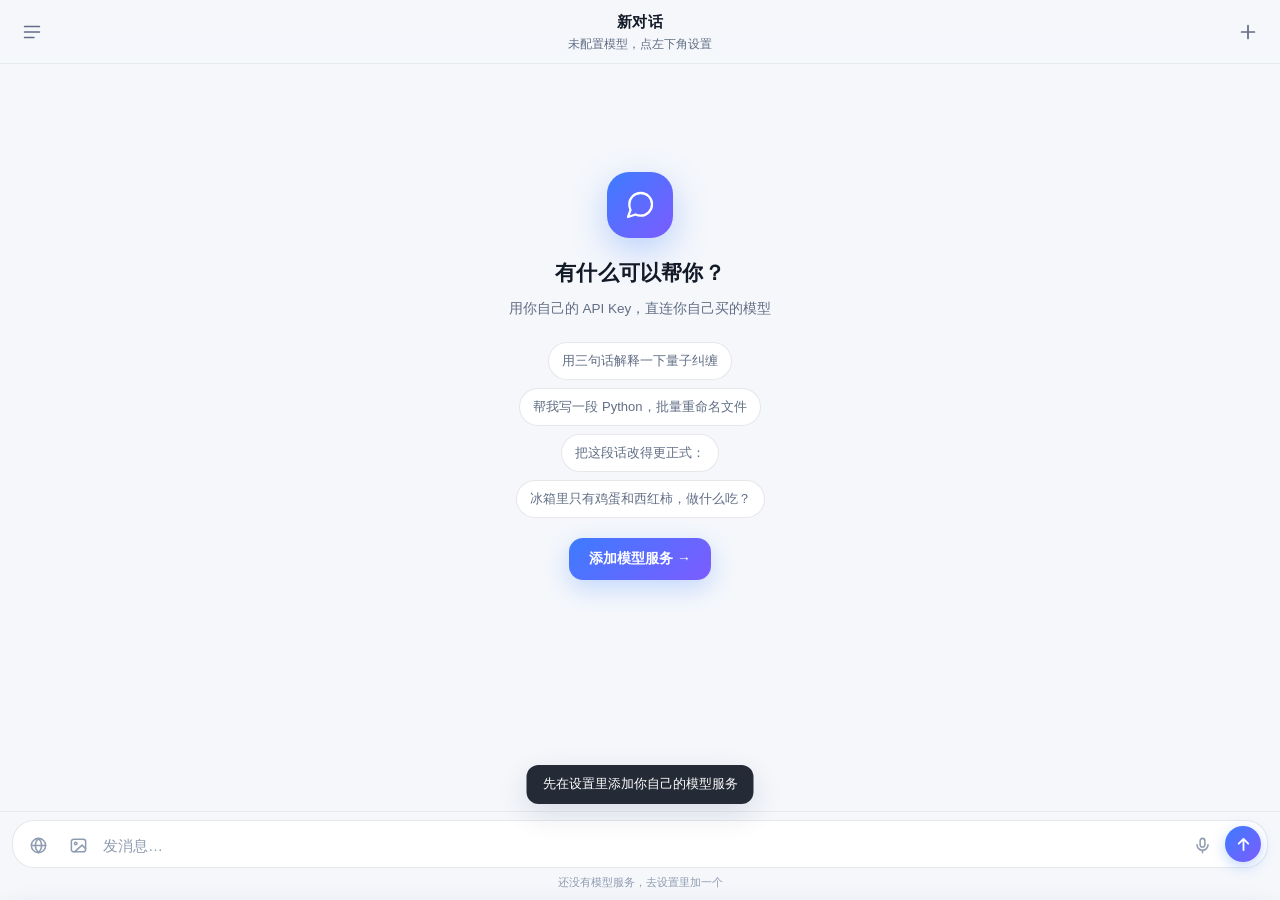
<file: assets/index.html>
<!doctype html>
<html lang="zh-CN" data-theme="dark">
<head>
<meta charset="utf-8">
<meta name="viewport" content="width=device-width,initial-scale=1,maximum-scale=1,user-scalable=no,viewport-fit=cover,interactive-widget=resizes-content">
<meta name="color-scheme" content="dark light">
<meta name="theme-color" content="#0B0E14">
<meta name="mobile-web-app-capable" content="yes">
<meta name="apple-mobile-web-app-capable" content="yes">
<meta name="apple-mobile-web-app-status-bar-style" content="black-translucent">
<meta name="apple-mobile-web-app-title" content="ProChat">
<meta name="format-detection" content="telephone=no">
<title>ProChat</title>
<link rel="manifest" href="manifest.webmanifest">
<link rel="icon" href="icons/icon.svg" type="image/svg+xml">
<link rel="apple-touch-icon" href="icons/apple-touch-icon.png">
<link rel="stylesheet" href="style.css">
<link rel="stylesheet" href="katex/katex.min.css">
</head>
<body>

<div id="app">
  <header class="topbar">
    <button class="iconbtn" id="btnMenu" aria-label="会话">
      <svg viewBox="0 0 24 24"><path d="M4 6h16M4 12h16M4 18h10"/></svg>
    </button>
    <div class="titlebox" id="titleBox">
      <div class="t1" id="convTitle">新对话</div>
      <div class="t2" id="convModel">未配置模型</div>
    </div>
    <button class="iconbtn" id="btnNew" aria-label="新对话">
      <svg viewBox="0 0 24 24"><path d="M12 5v14M5 12h14"/></svg>
    </button>
  </header>

  <main id="scroll">
    <div id="empty" class="empty">
      <div class="orb"><svg viewBox="0 0 24 24"><path d="M21 11.5a8.4 8.4 0 0 1-8.5 8.5 8.9 8.9 0 0 1-3.9-.9L3 21l1.9-5.3A8.4 8.4 0 0 1 4 11.5 8.4 8.4 0 0 1 12.5 3 8.4 8.4 0 0 1 21 11.5z"/></svg></div>
      <h1>有什么可以帮你？</h1>
      <p class="sub">用你自己的 API Key，直连你自己买的模型</p>
      <div class="chips" id="chips"></div>
      <button class="cta hidden" id="btnSetup">添加模型服务 →</button>
    </div>
    <div id="messages"></div>
    <div class="scrollpad"></div>
  </main>

  <footer id="composer">
    <div class="attachbox" id="attachBox"></div>
    <div class="inputrow" id="inputRow">
      <button class="iconbtn sm" id="btnWeb" aria-label="联网搜索" aria-pressed="false" title="联网搜索：关">
        <svg viewBox="0 0 24 24"><circle cx="12" cy="12" r="9"/><path d="M3 12h18M12 3.2c2.6 2.4 4 5.5 4 8.8s-1.4 6.4-4 8.8c-2.6-2.4-4-5.5-4-8.8s1.4-6.4 4-8.8z"/></svg>
      </button>
      <button class="iconbtn sm" id="btnImage" aria-label="图片">
        <svg viewBox="0 0 24 24"><rect x="3" y="4" width="18" height="16" rx="3"/><circle cx="8.5" cy="9.5" r="1.6"/><path d="M21 16l-4.5-4.5L7 20"/></svg>
      </button>
      <textarea id="ta" rows="1" placeholder="发消息…" enterkeyhint="enter"></textarea>
      <button class="iconbtn sm" id="btnMic" aria-label="语音">
        <svg viewBox="0 0 24 24"><rect x="9" y="3" width="6" height="11" rx="3"/><path d="M5 11a7 7 0 0 0 14 0M12 18v3"/></svg>
      </button>
      <button class="sendbtn" id="btnSend" aria-label="发送">
        <svg viewBox="0 0 24 24"><path d="M12 19V5M6 11l6-6 6 6"/></svg>
      </button>
      <button class="sendbtn stop hidden" id="btnStop" aria-label="停止">
        <svg viewBox="0 0 24 24"><rect x="7" y="7" width="10" height="10" rx="2" fill="currentColor" stroke="none"/></svg>
      </button>
    </div>
    <div class="hint" id="hint"></div>
  </footer>
</div>

<!-- 会话抽屉 -->
<div class="scrim" id="scrim"></div>
<aside class="drawer" id="drawer">
  <div class="drawer-head">
    <div class="brand"><span class="branddot"></span>ProChat</div>
    <button class="iconbtn sm" id="btnSettings" aria-label="设置">
      <svg viewBox="0 0 24 24"><circle cx="12" cy="12" r="3.2"/><path d="M12 2.5v2.2M12 19.3v2.2M4.2 4.2l1.6 1.6M18.2 18.2l1.6 1.6M2.5 12h2.2M19.3 12h2.2M4.2 19.8l1.6-1.6M18.2 5.8l1.6-1.6"/></svg>
    </button>
  </div>
  <button class="newchat" id="btnNewChat"><svg viewBox="0 0 24 24"><path d="M12 5v14M5 12h14"/></svg>新对话</button>
  <div class="convlist" id="convList"></div>
  <div class="drawer-foot">
    <div id="cfgSummary" class="cfgsum">未配置模型</div>
    <button class="ghostbtn" id="btnSettings2">设置</button>
  </div>
</aside>

<!-- 设置 -->
<section class="panel" id="settingsPanel">
  <header class="panel-head">
    <button class="iconbtn sm" id="btnSetBack" aria-label="返回">
      <svg viewBox="0 0 24 24"><path d="M15 5l-7 7 7 7"/></svg>
    </button>
    <div class="panel-title">设置</div>
    <div class="headspacer"></div>
  </header>
  <div class="panel-body">
    <div class="section">
      <div class="section-title">模型服务</div>
      <div class="cfglist" id="cfgList"></div>
      <button class="addcfg" id="btnAddCfg">＋ 添加模型服务</button>
      <p class="note" id="keyNote">Key 只会保存在本机，用系统 Keystore 加密。所有请求直接从手机发给你填的接口地址。</p>
    </div>

    <div class="section">
      <div class="section-title">对话默认</div>
      <label class="field">
        <span>系统提示词</span>
        <textarea id="setSys" rows="3" placeholder="例如：你是简洁、直接的中文助手，回答尽量短。"></textarea>
      </label>
      <div class="row2">
        <label class="field">
          <span>带上多少条上下文</span>
          <input id="setCtx" type="number" inputmode="numeric" min="2" max="80" step="2">
        </label>
        <label class="field">
          <span>最大回复 tokens</span>
          <input id="setMax" type="number" inputmode="numeric" min="0" placeholder="默认">
        </label>
      </div>
      <label class="field">
        <span>温度 <b id="tempVal">0.7</b><em class="dim">越低越稳，越高越发散</em></span>
        <input id="setTemp" type="range" min="0" max="2" step="0.1">
      </label>
      <label class="checkrow">
        <input type="checkbox" id="setWebSearch">
        <span>联网搜索</span>
      </label>
      <p class="note">只对这几家生效：智谱 GLM、Kimi、OpenRouter、通义千问（服务商自带联网），以及 DeepSeek（调它自己的搜索接口，约 ¥0.005/次）。其他服务商不会联网，也不会在本地抓网页冒充联网。开关在输入框左边的地球图标上。</p>
    </div>

    <div class="section">
      <div class="section-title">语音输入</div>
      <label class="field">
        <span>识别方式</span>
        <select id="setVoiceMode">
          <option value="api">接口转写（推荐，国内可用）</option>
          <option value="system">系统语音（手机自带识别）</option>
        </select>
      </label>
      <div id="voiceApiBox">
        <label class="field">
          <span>转写模型</span>
          <input id="setVoiceModel" type="text" placeholder="whisper-1 / FunAudioLLM/SenseVoiceSmall" autocapitalize="off" spellcheck="false">
        </label>
        <label class="field">
          <span>转写接口地址 <em class="dim">Base URL</em></span>
          <input id="setVoiceBase" type="url" placeholder="留空则用当前模型服务" autocapitalize="off" spellcheck="false">
        </label>
        <label class="field">
          <span>转写 API Key</span>
          <input id="setVoiceKey" type="password" placeholder="同服务可留空，否则请填转写 Key" autocapitalize="off" spellcheck="false">
        </label>
        <p class="note">录音会直接发送到你填写的转写接口，不经过 ProChat 服务器。转写 Key 留空时，只有和当前模型服务同域名才会复用当前 Key。硅基流动可用地址 <code>https://api.siliconflow.cn/v1</code>、模型 <code>FunAudioLLM/SenseVoiceSmall</code>。</p>
        <button class="ghostbtn tiny" id="btnVoicePreset">填入硅基流动示例</button>
      </div>
      <label class="field">
        <span>识别语言</span>
        <select id="setLang">
          <option value="auto">自动 / 不传</option>
          <option value="zh-CN">普通话</option>
          <option value="en-US">English</option>
        </select>
      </label>
    </div>

    <div class="section">
      <div class="section-title">外观</div>
      <div class="segmented" id="themeSeg">
        <button data-v="auto">跟随系统</button>
        <button data-v="light">浅色</button>
        <button data-v="dark">深色</button>
      </div>
    </div>

    <div class="section">
      <div class="section-title">更新与反馈</div>
      <button class="listbtn" id="btnCheckUpdate">检查更新</button>
      <button class="listbtn" id="btnShowNotice">更新公告</button>
      <button class="listbtn" id="btnOpenBoard">Bug 反馈 / 留言板</button>
      <label class="checkrow">
        <input type="checkbox" id="setAutoUpdate">
        <span>启动时自动检查更新</span>
      </label>
      <p class="note" id="updateStatus">当前版本 …</p>
      <details class="adv">
        <summary>高级：更新 / 留言服务地址</summary>
        <label class="field">
          <span>后端地址</span>
          <input id="setApiBase" type="url" placeholder="https://..." autocapitalize="off" spellcheck="false">
        </label>
        <button class="ghostbtn tiny" id="btnSaveApiBase">保存地址</button>
        <p class="note">一般不用改。只有你换了后端服务器才需要改。</p>
      </details>
    </div>

    <div class="section">
      <div class="section-title">支持开发</div>
      <button class="listbtn donate-entry" id="btnDonate">
        <span class="donate-entry-heart">♥</span>
        <span>打赏支持 · 请我喝杯咖啡</span>
      </button>
      <p class="note">如果 ProChat 帮到了你，可以自愿打赏；不打赏也完全不影响任何功能。</p>
    </div>

    <div class="section">
      <div class="section-title">数据</div>
      <button class="listbtn" id="btnShareConv">分享当前对话（Markdown）</button>
      <button class="listbtn" id="btnClearConvs">清空所有对话</button>
      <button class="listbtn danger" id="btnWipe">清除全部数据（含 Key）</button>
    </div>

    <div class="section">
      <div class="section-title">关于</div>
      <p class="note" id="aboutText">ProChat · 本地直连版</p>
      <p class="note">这个 App 不含任何内置模型。你的对话只会发到你配置的模型接口；检查更新和留言板会连接你自己的 ProChat 后端，不会上传聊天内容。</p>
    </div>
  </div>
</section>

<!-- 打赏支持 -->
<section class="panel" id="donatePanel">
  <header class="panel-head">
    <button class="iconbtn sm" id="btnDonateBack" aria-label="返回">
      <svg viewBox="0 0 24 24"><path d="M15 5l-7 7 7 7"/></svg>
    </button>
    <div class="panel-title">打赏支持</div>
    <div class="headspacer"></div>
  </header>
  <div class="panel-body donate-body">
    <div class="donate-head">
      <div class="donate-heart">♥</div>
      <h2>请我喝杯咖啡</h2>
      <p>如果 ProChat 对你有帮助，欢迎用微信扫码打赏。完全自愿，不影响任何功能。</p>
    </div>
    <div class="donate-card">
      <img src="donate-wechat.jpg" alt="微信支付收款码">
      <div class="donate-pay">微信支付 · 三四七(**齐)</div>
    </div>
    <button class="primarybtn" id="btnSaveDonate">保存收款码到相册</button>
    <p class="note">保存后可在微信「扫一扫 → 相册」中选择；也可以直接用另一台手机扫码。</p>
    <p class="note">打赏是自愿赠与，不购买任何服务，也不会解锁额外功能。请确认收款人姓名后再支付。</p>
  </div>
</section>

<!-- 配置编辑 -->
<section class="panel" id="cfgPanel">
  <header class="panel-head">
    <button class="iconbtn sm" id="btnCfgBack" aria-label="返回">
      <svg viewBox="0 0 24 24"><path d="M15 5l-7 7 7 7"/></svg>
    </button>
    <div class="panel-title" id="cfgPanelTitle">添加模型服务</div>
    <div class="headspacer"></div>
  </header>
  <div class="panel-body">
    <div class="section">
      <div class="section-title">快速选择服务商</div>
      <div class="presets" id="presets"></div>
      <div class="pv hidden" id="presetInfo">
        <div class="pv-head">
          <span class="pv-name" id="pvName"></span>
          <span class="pv-note" id="pvNote"></span>
        </div>
        <div class="pv-links">
          <button class="linkbtn" id="pvKey" data-url="">获取 API Key ↗</button>
          <button class="linkbtn" id="pvBuy" data-url="">充值 / 购买 ↗</button>
        </div>
        <div class="pv-mwrap" id="pvMWrap">
          <div class="pv-mlabel">内置常用模型（点一下直接填入）</div>
          <div class="pv-models" id="pvModels"></div>
        </div>
      </div>
      <p class="note">选一个会自动填好接口地址和常用模型，贴 API Key 就能用。购买和充值都在厂商官网完成，App 不参与交易。</p>
    </div>

    <div class="section">
      <label class="field">
        <span>名称</span>
        <input id="cfgName" type="text" placeholder="随便起，比如 DeepSeek">
      </label>
      <label class="field">
        <span>接口地址 <em class="dim">Base URL</em></span>
        <input id="cfgBase" type="url" placeholder="https://api.deepseek.com" autocapitalize="off" spellcheck="false">
      </label>
      <label class="field">
        <span>API Key</span>
        <div class="keyrow">
          <input id="cfgKey" type="password" placeholder="sk-..." autocapitalize="off" spellcheck="false">
          <button class="ghostbtn tiny" id="btnEye">显示</button>
        </div>
      </label>
      <div class="field">
        <span>模型名</span>
        <div class="keyrow">
          <input id="cfgModel" type="text" placeholder="deepseek-flash" autocapitalize="off" spellcheck="false">
          <button class="ghostbtn tiny" id="btnPickModel">选择</button>
        </div>
        <p class="fieldhint">可以手填；点「选择」看内置模型，或 <button class="linkbtn inline" id="btnFetch">从账号拉取完整列表</button>。</p>
      </div>
      <details class="adv">
        <summary>高级：自定义请求头</summary>
        <textarea id="cfgHeaders" rows="3" placeholder='{"HTTP-Referer":"https://example.com"}' spellcheck="false"></textarea>
        <p class="note">JSON 对象格式。有些中转站/OpenRouter 需要额外请求头时填这里。</p>
      </details>
      <button class="primarybtn" id="btnCfgSave">保存并使用</button>
      <button class="listbtn danger hidden" id="btnCfgDelete">删除这个服务</button>
    </div>
  </div>
</section>

<!-- Bug 反馈 / 留言板 -->
<section class="panel" id="boardPanel">
  <header class="panel-head">
    <button class="iconbtn sm" id="btnBoardBack" aria-label="返回">
      <svg viewBox="0 0 24 24"><path d="M15 5l-7 7 7 7"/></svg>
    </button>
    <div class="panel-title">Bug 反馈 / 留言板</div>
    <div class="headspacer"></div>
  </header>
  <div class="panel-body">
    <div class="section">
      <p class="note board-note">
        留言内容会公开显示；昵称和联系方式选填，联系方式只有管理员能看到。
        <b>不要填写 API Key、密码、聊天隐私。</b>
      </p>
      <div class="board-actions">
        <button class="primarybtn small" id="btnNewFeedback">写留言</button>
        <button class="ghostbtn" id="btnRefreshBoard">刷新</button>
      </div>

      <div id="fbForm" class="fbform hidden">
        <label class="field">
          <span>昵称 <em class="dim">选填</em></span>
          <input id="fbName" type="text" maxlength="20" placeholder="匿名用户" autocapitalize="off" spellcheck="false">
        </label>
        <label class="field">
          <span>联系方式 <em class="dim">选填，仅管理员可见</em></span>
          <input id="fbContact" type="text" maxlength="120" placeholder="QQ / 邮箱，方便联系你" autocapitalize="off" spellcheck="false">
        </label>
        <label class="field">
          <span>留言内容</span>
          <textarea id="fbContent" rows="5" maxlength="2000" placeholder="遇到了什么问题？写清楚复现步骤、机型和 App 版本，更容易定位。"></textarea>
          <span class="counter" id="fbCount">0 / 2000</span>
        </label>
        <input id="fbWebsite" class="hp" type="text" tabindex="-1" autocomplete="off" aria-hidden="true">
        <div class="fbform-actions">
          <button class="ghostbtn" id="btnCancelFeedback">取消</button>
          <button class="primarybtn" id="btnSubmitFeedback">发布留言</button>
        </div>
      </div>
    </div>

    <div id="boardList" class="boardlist">
      <div class="boardempty">打开留言板后加载…</div>
    </div>
  </div>
</section>

<!-- 模型选择 -->
<div class="scrim" id="sheetScrim"></div>
<div class="sheet" id="modelSheet">
  <div class="sheet-head">
    <div class="sheet-headtext">
      <div class="sheet-title">选择模型</div>
      <div class="sheet-sub" id="sheetHint"></div>
    </div>
    <button class="ghostbtn tiny" id="btnSheetFetch">从账号拉取</button>
    <button class="iconbtn sm" id="btnSheetClose">
      <svg viewBox="0 0 24 24"><path d="M6 6l12 12M18 6L6 18"/></svg>
    </button>
  </div>
  <div class="modellist" id="modelList"></div>
</div>

<div class="scrim" id="confirmScrim"></div>
<div class="confirmbox" id="confirmBox">
  <div class="confirm-text" id="confirmText"></div>
  <div class="confirm-actions">
    <button class="ghostbtn" id="confirmCancel">取消</button>
    <button class="dangerbtn" id="confirmOk">确定</button>
  </div>
</div>

<div class="scrim" id="updateScrim"></div>
<div class="confirmbox updatebox" id="updateBox">
  <div class="upd-icon">↑</div>
  <div class="upd-title" id="updTitle">发现新版本</div>
  <div class="upd-sub" id="updSub"></div>
  <div class="upd-notes" id="updNotes"></div>
  <div class="confirm-actions">
    <button class="ghostbtn" id="btnUpdateLater">稍后</button>
    <button class="primarybtn updbtn" id="btnUpdateNow">去下载</button>
  </div>
</div>

<div class="scrim" id="noticeScrim"></div>
<div class="confirmbox updatebox noticebox" id="noticeBox">
  <div class="upd-icon">✦</div>
  <div class="upd-title" id="noticeTitle">更新公告</div>
  <div class="upd-sub" id="noticeSub"></div>
  <div class="upd-notes" id="noticeNotes"></div>
  <div class="confirm-actions">
    <button class="primarybtn updbtn" id="btnNoticeOk">知道了</button>
  </div>
</div>

<div id="toast"></div>

<script src="katex/katex.min.js"></script>
<script src="web.js"></script>
<script src="app.js"></script>
<script>
  // 只有 http(s) 下才注册 Service Worker（file:// 和预览模式跳过）
  if ('serviceWorker' in navigator && /^https?:$/.test(location.protocol)
      && !/(?:^|[?&])mock=1(?:&|$)/.test(location.search)) {
    window.addEventListener('load', function () {
      navigator.serviceWorker.register('sw.js').catch(function () {});
    });
  }
</script>
</body>
</html>
</file>
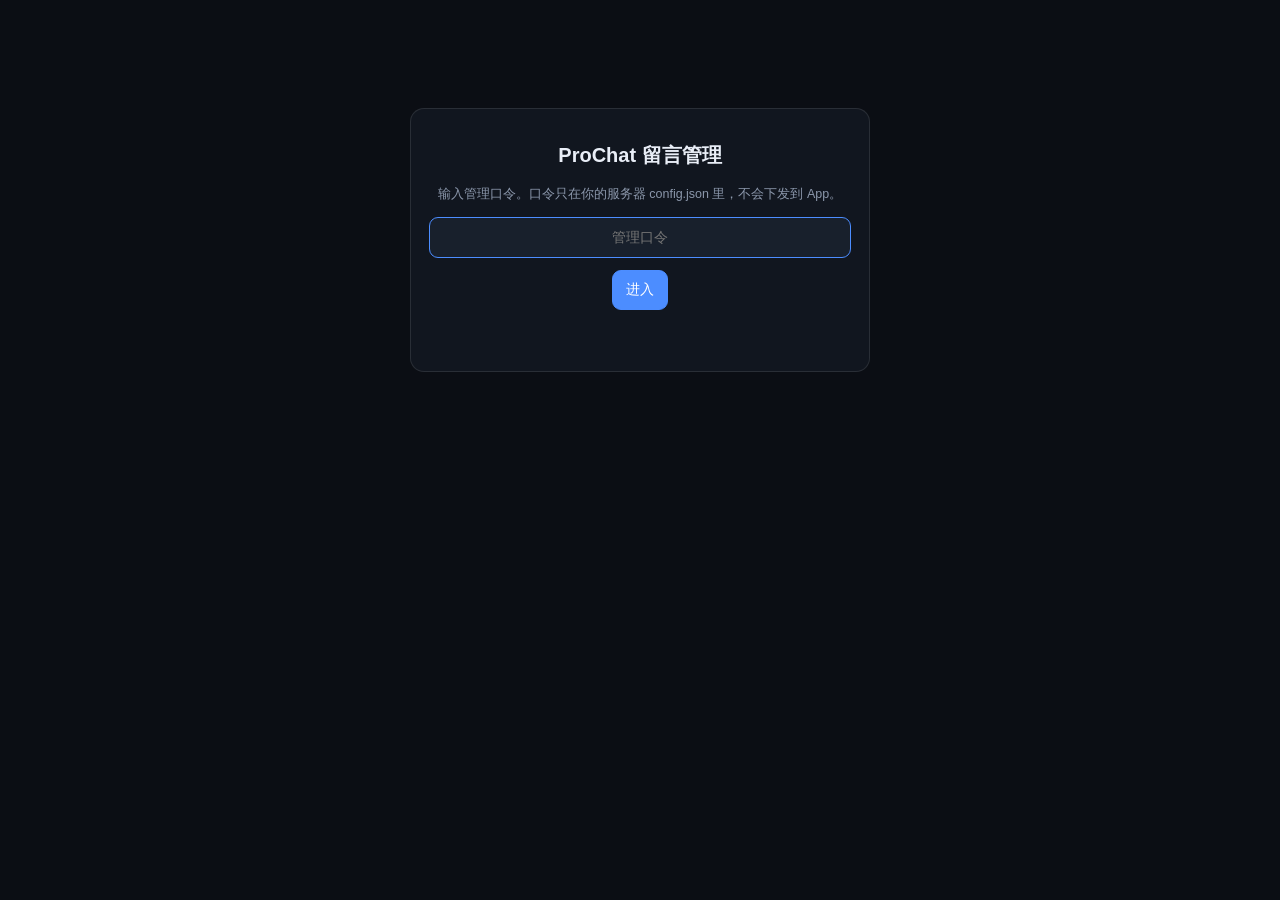
<file: server/admin.html>
<!doctype html>
<html lang="zh-CN">
<head>
<meta charset="utf-8">
<meta name="viewport" content="width=device-width,initial-scale=1,viewport-fit=cover">
<meta name="theme-color" content="#0b0e14">
<meta name="robots" content="noindex,nofollow">
<title>ProChat 留言管理</title>
<style>
:root {
  --bg:#0b0e14; --card:#11161f; --card2:#18202c; --line:rgba(255,255,255,.1);
  --fg:#e9eef7; --dim:#8b97ab; --faint:#5c6779; --accent:#4c8dff;
  --ok:#3ddc97; --warn:#ffb454; --danger:#ff6b6b;
}
* { box-sizing:border-box; }
body {
  margin:0; background:var(--bg); color:var(--fg);
  font:14px/1.55 -apple-system,BlinkMacSystemFont,"Segoe UI","PingFang SC","Microsoft YaHei",sans-serif;
}
header {
  position:sticky; top:0; z-index:2; display:flex; align-items:center; gap:14px;
  padding:14px 20px; background:rgba(11,14,20,.92); backdrop-filter:blur(12px);
  border-bottom:1px solid var(--line);
}
header h1 { margin:0; font-size:17px; letter-spacing:.2px; }
header .grow { flex:1; }
header .sub { color:var(--dim); font-size:12px; }
a { color:var(--accent); text-decoration:none; }
main { max-width:980px; margin:0 auto; padding:20px; }
.card {
  background:var(--card); border:1px solid var(--line); border-radius:14px; padding:18px;
  margin-bottom:16px;
}
.card h2 { margin:0 0 12px; font-size:15px; }
label.field { display:block; margin:10px 0; }
label.field > span { display:block; color:var(--dim); font-size:12px; margin-bottom:5px; }
input, select, textarea {
  width:100%; background:var(--card2); color:var(--fg); border:1px solid var(--line);
  border-radius:9px; padding:9px 11px; font:inherit; outline:none;
}
input:focus, select:focus, textarea:focus { border-color:var(--accent); }
textarea { resize:vertical; min-height:72px; line-height:1.55; }
button {
  background:var(--card2); color:var(--fg); border:1px solid var(--line);
  border-radius:9px; padding:8px 13px; font:inherit; cursor:pointer;
}
button:hover { border-color:var(--accent); color:var(--accent); }
button.primary { background:var(--accent); border-color:var(--accent); color:#fff; }
button.primary:hover { filter:brightness(1.08); color:#fff; }
button.danger:hover { border-color:var(--danger); color:var(--danger); }
button:disabled { opacity:.5; cursor:default; }
.row { display:flex; gap:8px; flex-wrap:wrap; align-items:center; }
.toolbar {
  display:flex; gap:8px; align-items:center; flex-wrap:wrap;
  margin-bottom:14px;
}
.toolbar .grow { flex:1; }
.toolbar select { width:auto; min-width:120px; }
.msg { color:var(--dim); font-size:12px; min-height:18px; }
.msg.err { color:var(--danger); }
.msg.ok { color:var(--ok); }
.hidden { display:none !important; }
.item {
  background:var(--card); border:1px solid var(--line); border-radius:13px;
  padding:15px 16px; margin-bottom:12px;
}
.item.hidden-item { opacity:.68; }
.item-head { display:flex; gap:9px; align-items:center; flex-wrap:wrap; margin-bottom:7px; }
.item-head b { font-size:14px; }
.item-head time { color:var(--faint); font-size:11.5px; }
.badge {
  font-size:11px; padding:2px 8px; border-radius:999px; border:1px solid var(--line);
  color:var(--dim);
}
.badge.open { color:var(--warn); border-color:rgba(255,180,84,.35); background:rgba(255,180,84,.08); }
.badge.resolved { color:var(--ok); border-color:rgba(61,220,151,.35); background:rgba(61,220,151,.08); }
.badge.hidden { color:var(--faint); }
.content { white-space:pre-wrap; word-break:break-word; margin:8px 0 10px; }
.meta { color:var(--dim); font-size:12px; display:flex; gap:14px; flex-wrap:wrap; margin:7px 0; }
.meta code { color:var(--faint); font-size:11px; }
.replybox { margin-top:9px; }
.replybox textarea { min-height:54px; font-size:12.5px; }
.actions { display:flex; gap:7px; flex-wrap:wrap; margin-top:8px; }
.login { max-width:460px; margin:12vh auto 0; }
.login h1 { font-size:20px; text-align:center; }
.login p { color:var(--dim); font-size:12.5px; text-align:center; }
.login .row { justify-content:center; margin-top:12px; }
.login input { text-align:center; }
.empty { color:var(--dim); text-align:center; padding:40px 10px; }
.update-grid { display:grid; grid-template-columns:110px 1fr; gap:10px 12px; align-items:start; }
.update-grid textarea { grid-column:1 / -1; }
@media (max-width:560px) {
  main { padding:12px; }
  header { padding:12px 14px; }
  .update-grid { grid-template-columns:1fr; }
  .update-grid textarea { grid-column:auto; }
}
</style>
</head>
<body>

<div id="login" class="login card hidden">
  <h1>ProChat 留言管理</h1>
  <p>输入管理口令。口令只在你的服务器 config.json 里，不会下发到 App。</p>
  <input id="tokenInput" type="password" autocomplete="current-password" placeholder="管理口令">
  <div class="row">
    <button class="primary" id="btnLogin">进入</button>
  </div>
  <p id="loginMsg" class="msg err"></p>
</div>

<div id="app" class="hidden">
  <header>
    <h1>ProChat 留言管理</h1>
    <span class="sub" id="counts"></span>
    <span class="grow"></span>
    <a id="boardLink" href="#" target="_blank" rel="noopener">公开留言板 ↗</a>
  </header>
  <main>
    <div class="toolbar">
      <select id="filter">
        <option value="all">全部</option>
        <option value="open">待处理</option>
        <option value="resolved">已解决</option>
        <option value="hidden">已隐藏</option>
      </select>
      <button id="btnRefresh">刷新</button>
      <span class="grow"></span>
      <span id="msg" class="msg"></span>
    </div>

    <div id="list"></div>

    <section class="card">
      <h2>发布更新</h2>
      <p class="meta">把新 APK 放到服务器 <code>public/</code> 目录后，在这里写版本号和下载地址。</p>
      <div class="update-grid">
        <label class="field"><span>versionCode</span><input id="uCode" type="number" min="1" placeholder="9"></label>
        <label class="field"><span>版本名</span><input id="uName" type="text" placeholder="1.2.5"></label>
        <label class="field" style="grid-column:1/-1"><span>下载地址（完整 https 地址）</span><input id="uUrl" type="url" placeholder="https://.../ProChat-1.2.5.apk"></label>
        <label class="field" style="grid-column:1/-1"><span>更新说明</span><textarea id="uNotes" placeholder="新增：...&#10;修复：..."></textarea></label>
      </div>
      <div class="row">
        <label style="display:flex;gap:7px;align-items:center;color:var(--dim);font-size:12.5px">
          <input id="uForce" type="checkbox" style="width:auto"> 强制更新
        </label>
        <button class="primary" id="btnSaveUpdate">保存更新清单</button>
        <span id="updateMsg" class="msg"></span>
      </div>
    </section>
  </main>
</div>

<script>
(function () {
  'use strict';
  const here = location.pathname.replace(/\/+$/, '');
  const BASE = here.endsWith('/admin') ? here.slice(0, -6) : here;
  let TOKEN = new URLSearchParams(location.search).get('token') || sessionStorage.getItem('pcAdminToken') || '';
  const $ = (s) => document.querySelector(s);

  function withToken(url) {
    return url + (url.indexOf('?') >= 0 ? '&' : '?') + 'token=' + encodeURIComponent(TOKEN);
  }

  async function api(path, opts) {
    const r = await fetch(withToken(BASE + path), Object.assign({
      headers: { 'Content-Type': 'application/json' }
    }, opts || {}));
    let data = null;
    try { data = await r.json(); } catch (e) {}
    if (r.status === 401) {
      const err = new Error('管理口令不正确');
      err.unauthorized = true;
      throw err;
    }
    if (!r.ok) throw new Error((data && data.error) || ('HTTP ' + r.status));
    return data;
  }

  function fmt(ts) {
    const d = new Date(ts);
    if (isNaN(d.getTime())) return '';
    const p = (n) => String(n).padStart(2, '0');
    return d.getFullYear() + '-' + p(d.getMonth() + 1) + '-' + p(d.getDate()) + ' ' +
      p(d.getHours()) + ':' + p(d.getMinutes());
  }

  function el(tag, cls, text) {
    const n = document.createElement(tag);
    if (cls) n.className = cls;
    if (text != null) n.textContent = text;
    return n;
  }

  function setMsg(id, text, kind) {
    const n = document.getElementById(id);
    n.textContent = text || '';
    n.className = 'msg' + (kind ? ' ' + kind : '');
  }

  function showLogin(show) {
    $('#login').classList.toggle('hidden', !show);
    $('#app').classList.toggle('hidden', show);
    if (show) setTimeout(() => $('#tokenInput').focus(), 50);
  }

  function statusText(s) {
    if (s === 'resolved') return '已解决';
    if (s === 'hidden') return '已隐藏';
    return '待处理';
  }

  function cardFor(it) {
    const card = el('div', 'item' + (it.status === 'hidden' ? ' hidden-item' : ''));
    const head = el('div', 'item-head');
    head.appendChild(el('b', null, it.name || '匿名用户'));
    const badge = el('span', 'badge ' + it.status, statusText(it.status));
    head.appendChild(badge);
    head.appendChild(el('time', null, fmt(it.createdAt)));
    head.appendChild(el('span', 'meta', '#' + it.id));
    card.appendChild(head);

    const meta = el('div', 'meta');
    if (it.app && (it.app.version || it.app.model)) {
      meta.appendChild(el('span', null, 'App ' + (it.app.version || '?') +
        (it.app.versionCode ? ' (' + it.app.versionCode + ')' : '') +
        (it.app.sdk ? ' · SDK ' + it.app.sdk : '') +
        (it.app.model ? ' · ' + it.app.model : '')));
    }
    if (it.contact) meta.appendChild(el('span', null, '联系方式：' + it.contact));
    if (it.ipHash) meta.appendChild(el('code', null, 'IP#' + it.ipHash));
    card.appendChild(meta);

    card.appendChild(el('div', 'content', it.content));

    const box = el('div', 'replybox');
    const ta = el('textarea');
    ta.placeholder = '给这条留言写回复（会公开显示）';
    ta.value = it.reply || '';
    box.appendChild(ta);
    card.appendChild(box);

    const actions = el('div', 'actions');
    const btnSave = el('button', 'primary', '保存回复');
    btnSave.onclick = () => patch(it.id, { reply: ta.value }, btnSave);
    actions.appendChild(btnSave);

    if (it.status !== 'resolved') {
      const b = el('button', null, '标记已解决');
      b.onclick = () => patch(it.id, { status: 'resolved', reply: ta.value }, b);
      actions.appendChild(b);
    } else {
      const b = el('button', null, '重新打开');
      b.onclick = () => patch(it.id, { status: 'open' }, b);
      actions.appendChild(b);
    }

    if (it.status !== 'hidden') {
      const b = el('button', null, '隐藏');
      b.onclick = () => patch(it.id, { status: 'hidden' }, b);
      actions.appendChild(b);
    } else {
      const b = el('button', null, '恢复显示');
      b.onclick = () => patch(it.id, { status: 'open' }, b);
      actions.appendChild(b);
    }

    const del = el('button', 'danger', '删除');
    del.onclick = () => {
      if (!confirm('确定永久删除这条留言？')) return;
      del.disabled = true;
      api('/admin/api/feedback/' + encodeURIComponent(it.id), { method: 'DELETE' })
        .then(() => { setMsg('msg', '已删除', 'ok'); loadList(); })
        .catch(err => { del.disabled = false; setMsg('msg', err.message, 'err'); });
    };
    actions.appendChild(del);
    card.appendChild(actions);
    return card;
  }

  function patch(id, body, btn) {
    if (btn) btn.disabled = true;
    setMsg('msg', '保存中…');
    api('/admin/api/feedback/' + encodeURIComponent(id), {
      method: 'POST',
      body: JSON.stringify(body)
    }).then(() => {
      setMsg('msg', '已保存', 'ok');
      loadList();
    }).catch(err => {
      if (btn) btn.disabled = false;
      setMsg('msg', err.message, 'err');
    });
  }

  async function loadList() {
    setMsg('msg', '加载中…');
    try {
      const data = await api('/admin/api/list?status=' + encodeURIComponent($('#filter').value));
      const list = $('#list');
      list.replaceChildren();
      if (!data.items.length) {
        list.appendChild(el('div', 'empty', '这里还没有留言。'));
      } else {
        data.items.forEach(it => list.appendChild(cardFor(it)));
      }
      const c = data.counts || {};
      $('#counts').textContent = '待处理 ' + (c.open || 0) + ' · 已解决 ' + (c.resolved || 0) + ' · 已隐藏 ' + (c.hidden || 0);
      setMsg('msg', '共 ' + data.total + ' 条', 'ok');
    } catch (err) {
      if (err.unauthorized) {
        showLogin(true);
        $('#loginMsg').textContent = '口令不正确，请重新输入。';
      } else {
        setMsg('msg', err.message, 'err');
      }
    }
  }

  async function loadUpdate() {
    try {
      const data = await api('/admin/api/update');
      const u = data.update || {};
      $('#uCode').value = u.versionCode || '';
      $('#uName').value = u.versionName || '';
      $('#uUrl').value = u.url || '';
      $('#uNotes').value = u.notes || '';
      $('#uForce').checked = !!u.force;
    } catch (err) {
      setMsg('updateMsg', err.message, 'err');
    }
  }

  function boot() {
    $('#boardLink').href = BASE + '/board';
    if (!TOKEN) {
      showLogin(true);
      return;
    }
    sessionStorage.setItem('pcAdminToken', TOKEN);
    showLogin(false);
    loadList();
    loadUpdate();
  }

  $('#btnLogin').onclick = () => {
    const t = $('#tokenInput').value.trim();
    if (!t) return;
    TOKEN = t;
    sessionStorage.setItem('pcAdminToken', TOKEN);
    const u = new URL(location.href);
    u.searchParams.set('token', TOKEN);
    history.replaceState(null, '', u.toString());
    $('#loginMsg').textContent = '';
    showLogin(false);
    loadList();
    loadUpdate();
  };
  $('#tokenInput').addEventListener('keydown', e => { if (e.key === 'Enter') $('#btnLogin').click(); });

  $('#btnRefresh').onclick = loadList;
  $('#filter').onchange = loadList;

  $('#btnSaveUpdate').onclick = () => {
    const body = {
      versionCode: Number($('#uCode').value),
      versionName: $('#uName').value.trim(),
      url: $('#uUrl').value.trim(),
      notes: $('#uNotes').value,
      force: $('#uForce').checked
    };
    const btn = $('#btnSaveUpdate');
    btn.disabled = true;
    setMsg('updateMsg', '保存中…');
    api('/admin/api/update', { method: 'POST', body: JSON.stringify(body) })
      .then(data => {
        btn.disabled = false;
        setMsg('updateMsg', '已发布 ' + data.update.versionName + '（' + data.update.versionCode + '）', 'ok');
      })
      .catch(err => {
        btn.disabled = false;
        setMsg('updateMsg', err.message, 'err');
      });
  };

  boot();
})();
</script>
</body>
</html>
</file>
<file: assets/style.css>
/* ---------------- tokens ---------------- */
:root {
  --bg: #0B0E14;
  --bg-elev: #11161F;
  --bg-elev2: #18202C;
  --bubble: #151C27;
  --line: rgba(255, 255, 255, .09);
  --line-soft: rgba(255, 255, 255, .055);
  --fg: #E9EEF7;
  --fg-dim: #8B97AB;
  --fg-faint: #5C6779;
  --accent: #4C8DFF;
  --accent2: #8B5CF6;
  --danger: #FF6B6B;
  --ok: #3DDC97;
  --user-grad: linear-gradient(135deg, #4C8DFF 0%, #7C5CFF 100%);
  --shadow: 0 10px 34px rgba(0, 0, 0, .45);
  --code-bg: #0C1219;
  --radius: 18px;
}

html[data-theme="light"] {
  --bg: #F5F7FB;
  --bg-elev: #FFFFFF;
  --bg-elev2: #EDF1F8;
  --bubble: #FFFFFF;
  --line: rgba(12, 24, 48, .10);
  --line-soft: rgba(12, 24, 48, .06);
  --fg: #121A27;
  --fg-dim: #616E85;
  --fg-faint: #8F9BB0;
  --accent: #2F6BF0;
  --accent2: #7A4BEA;
  --danger: #E5484D;
  --user-grad: linear-gradient(135deg, #3D7BFF 0%, #7C5CFF 100%);
  --shadow: 0 10px 30px rgba(20, 35, 70, .12);
  --code-bg: #F1F4FA;
}

/* ---------------- base ---------------- */
* { box-sizing: border-box; -webkit-tap-highlight-color: transparent; }

html, body {
  margin: 0;
  height: 100%;
  overflow: hidden;
  background: var(--bg);
  color: var(--fg);
  font-family: -apple-system, BlinkMacSystemFont, "Segoe UI", "PingFang SC", "Noto Sans CJK SC", "Microsoft YaHei", sans-serif;
  font-size: 15px;
  line-height: 1.6;
  -webkit-font-smoothing: antialiased;
  -webkit-text-size-adjust: 100%;
  text-size-adjust: 100%;
  overscroll-behavior: none;
  touch-action: manipulation;
}

body { user-select: none; -webkit-user-select: none; -webkit-touch-callout: none; }
input, textarea { user-select: text; -webkit-user-select: text; font-family: inherit; }
a { color: var(--accent); text-decoration: none; }
button { font-family: inherit; }

.hidden { display: none !important; }

svg {
  width: 22px; height: 22px;
  fill: none; stroke: currentColor;
  stroke-width: 1.9; stroke-linecap: round; stroke-linejoin: round;
  display: block;
}

/* ---------------- layout ---------------- */
#app {
  /* --app-h 由 web.js 按 visualViewport 实时写入，iOS 键盘弹出时才能正确收缩 */
  height: var(--app-h, 100%);
  display: flex;
  flex-direction: column;
  position: relative;
}

.topbar {
  flex: 0 0 auto;
  display: flex;
  align-items: center;
  gap: 10px;
  padding: 10px 12px;
  padding-top: calc(10px + env(safe-area-inset-top));
  background: linear-gradient(to bottom, var(--bg) 55%, rgba(0, 0, 0, 0));
  border-bottom: 1px solid var(--line-soft);
  z-index: 5;
}

.titlebox { flex: 1; min-width: 0; text-align: center; }
.titlebox .t1 {
  font-size: 15px; font-weight: 600; letter-spacing: .2px;
  overflow: hidden; text-overflow: ellipsis; white-space: nowrap;
}
.titlebox .t2 {
  font-size: 11.5px; color: var(--fg-dim); margin-top: 1px;
  overflow: hidden; text-overflow: ellipsis; white-space: nowrap;
}

.iconbtn {
  width: 40px; height: 40px; flex: 0 0 auto;
  display: grid; place-items: center;
  border: 1px solid transparent;
  border-radius: 12px;
  background: transparent;
  color: var(--fg-dim);
  transition: background .15s, color .15s, transform .1s;
}
.iconbtn:active { background: var(--bg-elev2); color: var(--fg); transform: scale(.94); }
.iconbtn.sm { width: 34px; height: 34px; }
.iconbtn.sm svg { width: 19px; height: 19px; }

#scroll {
  flex: 1 1 auto;
  overflow-y: auto;
  overflow-x: hidden;
  -webkit-overflow-scrolling: touch;
  overscroll-behavior: contain;
  scroll-behavior: smooth;
}
#messages { padding: 6px 14px 0; }
.scrollpad { height: 8px; }

/* ---------------- empty ---------------- */
.empty {
  padding: 12vh 26px 0;
  text-align: center;
  display: flex; flex-direction: column; align-items: center;
}
.orb {
  width: 66px; height: 66px; border-radius: 22px;
  display: grid; place-items: center;
  background: var(--user-grad);
  box-shadow: 0 12px 34px rgba(76, 141, 255, .35);
  margin-bottom: 18px;
}
.orb svg { width: 32px; height: 32px; color: #fff; stroke-width: 1.7; }
.empty h1 { font-size: 21px; font-weight: 650; margin: 0 0 8px; letter-spacing: .2px; }
.empty .sub { color: var(--fg-dim); font-size: 13.5px; margin: 0 0 22px; }
.chips { display: flex; flex-wrap: wrap; gap: 8px; justify-content: center; max-width: 340px; }
.chip {
  border: 1px solid var(--line);
  background: var(--bg-elev);
  color: var(--fg-dim);
  font-size: 13px;
  padding: 9px 13px;
  border-radius: 999px;
  transition: .15s;
}
.chip:active { color: var(--fg); border-color: var(--accent); transform: scale(.97); }
.cta {
  margin-top: 20px;
  border: none; border-radius: 14px;
  padding: 12px 20px;
  background: var(--user-grad);
  color: #fff; font-size: 14px; font-weight: 600;
  box-shadow: 0 8px 24px rgba(76, 141, 255, .3);
}

/* ---------------- messages ---------------- */
.msg { display: flex; margin: 14px 0; animation: pop .22s ease-out; }
@keyframes pop { from { opacity: 0; transform: translateY(6px); } to { opacity: 1; transform: none; } }

.msg.user { justify-content: flex-end; }
.msg.user .bubble {
  max-width: 84%;
  background: var(--user-grad);
  color: #fff;
  border-radius: 18px 18px 5px 18px;
  padding: 10px 14px;
  box-shadow: 0 6px 18px rgba(76, 141, 255, .22);
  user-select: text; -webkit-user-select: text;
  word-break: break-word;
}
.msg.user .bubble .md, .msg.user .bubble .md * { color: #fff; }
.msg.user .bubble .md p:first-child { margin-top: 0; }
.msg.user .bubble .md p:last-child { margin-bottom: 0; }

.msg.assistant { justify-content: flex-start; }
.msg.assistant .wrap { max-width: 100%; width: 100%; }
.msg.assistant .bubble {
  background: var(--bubble);
  border: 1px solid var(--line-soft);
  border-radius: 5px 18px 18px 18px;
  padding: 11px 15px;
  max-width: 100%;
  user-select: text; -webkit-user-select: text;
  word-break: break-word;
}

.msg .images { display: flex; gap: 6px; flex-wrap: wrap; margin-bottom: 8px; }
.msg .images img {
  width: 82px; height: 82px; object-fit: cover;
  border-radius: 12px; border: 1px solid rgba(255, 255, 255, .25);
}

.meta {
  display: flex; align-items: center; gap: 10px;
  margin: 6px 2px 0;
  font-size: 11px;
  color: var(--fg-faint);
  opacity: .9;
}
.meta .mbtn {
  border: none; background: transparent; color: var(--fg-faint);
  font-size: 11px; padding: 2px 0; display: inline-flex; align-items: center; gap: 3px;
}
.meta .mbtn:active { color: var(--accent); }
.meta svg { width: 13px; height: 13px; stroke-width: 2; }

.msg .errbox {
  margin-top: 8px;
  font-size: 12.5px;
  color: #ffd9d9;
  background: rgba(255, 90, 90, .12);
  border: 1px solid rgba(255, 90, 90, .28);
  border-radius: 12px;
  padding: 8px 11px;
  line-height: 1.5;
  user-select: text; -webkit-user-select: text;
}

/* 思考过程 */
details.reason {
  margin: 0 0 9px;
  border-left: 2px solid var(--line);
  padding-left: 10px;
}
details.reason summary {
  cursor: pointer;
  color: var(--fg-dim);
  font-size: 12px;
  list-style: none;
  display: flex; align-items: center; gap: 5px;
}
details.reason summary::-webkit-details-marker { display: none; }
details.reason summary::before { content: "▸"; font-size: 10px; }
details.reason[open] summary::before { content: "▾"; }
details.reason .rmd {
  color: var(--fg-dim);
  font-size: 12.5px;
  margin-top: 6px;
  white-space: pre-wrap;
  max-height: 260px;
  overflow-y: auto;
}
details.reason .rmd p { margin: 0 0 6px; }

/* 打字光标 */
.typing::after {
  content: "▍";
  color: var(--accent);
  animation: blink 1s steps(1) infinite;
  margin-left: 1px;
}
@keyframes blink { 50% { opacity: 0; } }

.thinking { display: inline-flex; align-items: center; gap: 5px; color: var(--fg-dim); font-size: 13px; }
.thinking i {
  width: 5px; height: 5px; border-radius: 50%; background: currentColor;
  animation: bounce 1.1s infinite;
}
.thinking i:nth-child(2) { animation-delay: .15s; }
.thinking i:nth-child(3) { animation-delay: .3s; }
@keyframes bounce { 0%, 60%, 100% { opacity: .25; transform: translateY(0); } 30% { opacity: 1; transform: translateY(-3px); } }

/* 自搜模式：先搜再答，搜索期间显示这行 */
.searching { display: inline-flex; align-items: center; gap: 6px; color: var(--fg-dim); font-size: 13px; }
.searching i {
  width: 5px; height: 5px; border-radius: 50%; background: currentColor;
  animation: bounce 1.1s infinite;
}
.searching i:nth-child(2) { animation-delay: .15s; }
.searching i:nth-child(3) { animation-delay: .3s; }
.searching span { margin-left: 2px; }

/* ---------------- markdown ---------------- */
.md { font-size: 15px; line-height: 1.72; }
.md > *:first-child { margin-top: 0; }
.md > *:last-child { margin-bottom: 0; }
.md p { margin: 0 0 10px; }
.md h1, .md h2, .md h3, .md h4 { margin: 18px 0 8px; line-height: 1.35; font-weight: 650; }
.md h1 { font-size: 19px; }
.md h2 { font-size: 17px; }
.md h3 { font-size: 15.5px; }
.md h4 { font-size: 14.5px; color: var(--fg-dim); }
.md ul, .md ol { margin: 0 0 10px; padding-left: 22px; }
.md li { margin: 3px 0; }
.md li > p { margin: 0; }
.md blockquote {
  margin: 0 0 10px;
  padding: 2px 0 2px 12px;
  border-left: 3px solid var(--accent);
  color: var(--fg-dim);
}
.md hr { border: none; border-top: 1px solid var(--line); margin: 14px 0; }
.md .tablewrap { overflow-x: auto; -webkit-overflow-scrolling: touch; margin: 0 0 10px; }
.md table { border-collapse: collapse; width: 100%; font-size: 13.5px; }
.md th, .md td { border: 1px solid var(--line); padding: 7px 10px; text-align: left; vertical-align: top; }
.md th { background: var(--bg-elev2); font-weight: 600; white-space: nowrap; }
.md code {
  font-family: "SF Mono", ui-monospace, Menlo, Consolas, monospace;
  font-size: 13px;
  background: var(--bg-elev2);
  border: 1px solid var(--line-soft);
  padding: 1.5px 5px;
  border-radius: 6px;
  word-break: break-word;
}
.md .codeblock {
  margin: 10px 0;
  border: 1px solid var(--line);
  border-radius: 12px;
  overflow: hidden;
  background: var(--code-bg);
}
.md .codehead {
  display: flex; align-items: center; justify-content: space-between;
  padding: 6px 10px;
  border-bottom: 1px solid var(--line-soft);
  font-size: 11px;
  color: var(--fg-faint);
  letter-spacing: .3px;
}
.md .codehead button {
  border: none; background: transparent; color: var(--fg-dim);
  font-size: 11px; padding: 4px 8px; border-radius: 6px;
}
.md .codehead button:active { color: var(--accent); background: var(--bg-elev2); }
.md pre {
  margin: 0; padding: 11px 12px;
  overflow-x: auto;
  -webkit-overflow-scrolling: touch;
}
.md pre code {
  background: transparent; border: none; padding: 0;
  font-size: 12.8px; line-height: 1.6;
  white-space: pre;
  color: var(--fg);
}

/* ---------------- composer ---------------- */
#composer {
  flex: 0 0 auto;
  padding: 8px 12px calc(9px + env(safe-area-inset-bottom));
  background: var(--bg);
  border-top: 1px solid var(--line-soft);
}

.attachbox { display: flex; gap: 8px; padding: 2px 2px 8px; overflow-x: auto; }
.attachbox:empty { display: none; }
.att {
  position: relative; flex: 0 0 auto;
  width: 58px; height: 58px; border-radius: 12px; overflow: hidden;
  border: 1px solid var(--line);
}
.att img { width: 100%; height: 100%; object-fit: cover; display: block; }
.att button {
  position: absolute; top: 2px; right: 2px;
  width: 18px; height: 18px; border-radius: 50%;
  border: none; background: rgba(0, 0, 0, .62); color: #fff;
  font-size: 11px; line-height: 1; display: grid; place-items: center;
}

.inputrow {
  display: flex; align-items: flex-end; gap: 6px;
  background: var(--bg-elev);
  border: 1px solid var(--line);
  border-radius: 22px;
  padding: 5px 6px 5px 8px;
  transition: border-color .18s, box-shadow .18s;
}
.inputrow:focus-within {
  border-color: rgba(76, 141, 255, .55);
  box-shadow: 0 0 0 3px rgba(76, 141, 255, .12);
}
.inputrow .iconbtn { color: var(--fg-faint); }
.inputrow .iconbtn.on {
  color: var(--accent);
  background: rgba(76, 141, 255, .14);
}
/* 开着但当前服务商不支持，用琥珀色区分，避免以为已经在联网 */
.inputrow .iconbtn.on.unsupported {
  color: #D89B3C;
  background: rgba(216, 155, 60, .14);
}

#ta {
  flex: 1; min-height: 30px; max-height: 132px;
  border: none; outline: none; resize: none;
  background: transparent; color: var(--fg);
  font-size: 15px; line-height: 1.5;
  padding: 5px 2px;
}
#ta::placeholder { color: var(--fg-faint); }

.sendbtn {
  width: 36px; height: 36px; flex: 0 0 auto;
  border: none; border-radius: 50%;
  display: grid; place-items: center;
  background: var(--user-grad);
  color: #fff;
  transition: transform .1s, opacity .15s;
  box-shadow: 0 4px 14px rgba(76, 141, 255, .35);
}
.sendbtn:active { transform: scale(.92); }
.sendbtn svg { width: 19px; height: 19px; stroke-width: 2.3; }
.sendbtn.stop { background: var(--bg-elev2); color: var(--fg); box-shadow: none; border: 1px solid var(--line); }
.sendbtn:disabled { opacity: .4; }

.hint {
  text-align: center; font-size: 10.5px; color: var(--fg-faint);
  padding-top: 6px; min-height: 12px;
  overflow: hidden; text-overflow: ellipsis; white-space: nowrap;
}

/* ---------------- drawer ---------------- */
.scrim {
  position: fixed; inset: 0;
  background: rgba(0, 0, 0, .5);
  opacity: 0; pointer-events: none;
  transition: opacity .22s;
  z-index: 20;
}
.scrim.on { opacity: 1; pointer-events: auto; }

.drawer {
  position: fixed; top: 0; bottom: 0; left: 0;
  width: 82%; max-width: 330px;
  background: var(--bg-elev);
  border-right: 1px solid var(--line);
  transform: translateX(-102%);
  transition: transform .26s cubic-bezier(.2, .8, .2, 1);
  z-index: 21;
  display: flex; flex-direction: column;
  padding-top: env(safe-area-inset-top);
  padding-bottom: env(safe-area-inset-bottom);
}
.drawer.on { transform: none; }

.drawer-head {
  display: flex; align-items: center; justify-content: space-between;
  padding: 14px 14px 8px;
}
.brand { display: flex; align-items: center; gap: 8px; font-weight: 650; font-size: 15px; letter-spacing: .3px; }
.branddot {
  width: 9px; height: 9px; border-radius: 50%;
  background: var(--user-grad);
  box-shadow: 0 0 12px rgba(76, 141, 255, .8);
}

.newchat {
  margin: 4px 12px 10px;
  display: flex; align-items: center; justify-content: center; gap: 7px;
  padding: 11px;
  border: 1px dashed var(--line);
  border-radius: 13px;
  background: transparent;
  color: var(--fg);
  font-size: 13.5px;
}
.newchat svg { width: 16px; height: 16px; }
.newchat:active { border-color: var(--accent); color: var(--accent); }

.convlist { flex: 1; overflow-y: auto; padding: 0 8px 8px; }
.convitem {
  display: flex; align-items: center; gap: 8px;
  padding: 10px 10px;
  border-radius: 12px;
  color: var(--fg-dim);
  font-size: 13.5px;
}
.convitem:active { background: var(--bg-elev2); }
.convitem.on { background: var(--bg-elev2); color: var(--fg); }
.convitem .ct { flex: 1; min-width: 0; overflow: hidden; text-overflow: ellipsis; white-space: nowrap; }
.convitem .cx { color: var(--fg-faint); font-size: 15px; padding: 0 2px; }
.convitem .cx:active { color: var(--danger); }
.convlist .emptyconv { color: var(--fg-faint); font-size: 12.5px; padding: 16px 12px; text-align: center; }

.drawer-foot {
  border-top: 1px solid var(--line-soft);
  padding: 10px 14px;
  display: flex; align-items: center; justify-content: space-between; gap: 8px;
}
.cfgsum { font-size: 11.5px; color: var(--fg-dim); overflow: hidden; text-overflow: ellipsis; white-space: nowrap; }

.ghostbtn {
  border: 1px solid var(--line);
  background: transparent;
  color: var(--fg-dim);
  font-size: 12.5px;
  padding: 7px 12px;
  border-radius: 10px;
  flex: 0 0 auto;
}
.ghostbtn:active { color: var(--accent); border-color: var(--accent); }
.ghostbtn.tiny { padding: 8px 10px; font-size: 12px; border-radius: 10px; }

/* ---------------- panels ---------------- */
.panel {
  position: fixed; inset: 0;
  background: var(--bg);
  transform: translateX(100%);
  transition: transform .26s cubic-bezier(.2, .8, .2, 1);
  z-index: 30;
  display: flex; flex-direction: column;
  padding-top: env(safe-area-inset-top);
}
.panel.on { transform: none; }

.panel-head {
  display: flex; align-items: center; gap: 6px;
  padding: 8px 10px;
  border-bottom: 1px solid var(--line-soft);
}
.panel-title { flex: 1; text-align: center; font-size: 15px; font-weight: 620; }
.headspacer { width: 34px; }

.panel-body {
  flex: 1; overflow-y: auto;
  padding: 6px 16px calc(28px + env(safe-area-inset-bottom));
  -webkit-overflow-scrolling: touch;
}

.section { padding: 16px 0; border-bottom: 1px solid var(--line-soft); }
.section:last-child { border-bottom: none; }
.section-title {
  font-size: 11.5px; font-weight: 650; letter-spacing: .8px;
  color: var(--fg-faint); text-transform: uppercase;
  margin-bottom: 12px;
}

.field { display: block; margin-bottom: 14px; }
.field > span {
  display: flex; align-items: baseline; gap: 6px;
  font-size: 12.5px; color: var(--fg-dim); margin-bottom: 6px;
}
.field > span b { color: var(--accent); font-weight: 600; }
.field em.dim { font-style: normal; color: var(--fg-faint); font-size: 11px; }

.field input[type=text],
.field input[type=url],
.field input[type=password],
.field input[type=number],
.field select,
.field textarea,
.adv textarea {
  width: 100%;
  background: var(--bg-elev);
  border: 1px solid var(--line);
  border-radius: 12px;
  color: var(--fg);
  font-size: 14px;
  padding: 11px 12px;
  outline: none;
  transition: border-color .15s;
}
.field textarea, .adv textarea { resize: vertical; line-height: 1.55; }
.field input:focus, .field select:focus, .field textarea:focus, .adv textarea:focus {
  border-color: rgba(76, 141, 255, .6);
}
.field input::placeholder, .field textarea::placeholder { color: var(--fg-faint); }

select {
  appearance: none;
  background-image: linear-gradient(45deg, transparent 50%, var(--fg-dim) 50%), linear-gradient(135deg, var(--fg-dim) 50%, transparent 50%);
  background-position: calc(100% - 18px) 50%, calc(100% - 13px) 50%;
  background-size: 5px 5px, 5px 5px;
  background-repeat: no-repeat;
}

input[type=range] {
  width: 100%; height: 26px; appearance: none; background: transparent;
}
input[type=range]::-webkit-slider-runnable-track {
  height: 4px; border-radius: 4px;
  background: var(--bg-elev2);
}
input[type=range]::-webkit-slider-thumb {
  appearance: none; width: 18px; height: 18px; border-radius: 50%;
  background: var(--accent); margin-top: -7px;
  box-shadow: 0 2px 8px rgba(76, 141, 255, .5);
}

.row2 { display: flex; gap: 10px; }
.row2 .field { flex: 1; }

.keyrow { display: flex; gap: 8px; align-items: stretch; }
.keyrow input { flex: 1 1 auto; width: auto; min-width: 0; }
.keyrow .ghostbtn { align-self: stretch; white-space: nowrap; padding-left: 12px; padding-right: 12px; }

.adv { margin: 4px 0 14px; }
.adv summary {
  font-size: 12.5px; color: var(--fg-dim); padding: 6px 0;
  list-style: none;
}
.adv summary::-webkit-details-marker { display: none; }
.adv summary::before { content: "▸ "; }
.adv[open] summary::before { content: "▾ "; }

.primarybtn {
  width: 100%;
  border: none; border-radius: 13px;
  background: var(--user-grad);
  color: #fff; font-size: 14.5px; font-weight: 620;
  padding: 13px;
  margin-top: 6px;
  box-shadow: 0 8px 22px rgba(76, 141, 255, .28);
}
.primarybtn:active { transform: scale(.99); }

.listbtn {
  display: block; width: 100%; text-align: left;
  background: var(--bg-elev);
  border: 1px solid var(--line);
  color: var(--fg);
  font-size: 13.5px;
  padding: 12px 13px;
  border-radius: 12px;
  margin-bottom: 8px;
}
.listbtn:active { background: var(--bg-elev2); }
.listbtn.danger { color: var(--danger); }
/* 已经发现有新版本时，检查更新按钮高亮一下 */
.listbtn.has-update {
  color: var(--accent);
  border-color: rgba(76, 141, 255, .45);
  background: linear-gradient(135deg, rgba(76, 141, 255, .12), rgba(139, 92, 246, .12));
  font-weight: 600;
}
.donate-entry {
  display: flex; align-items: center; gap: 10px;
  background: linear-gradient(135deg, rgba(76, 141, 255, .10), rgba(139, 92, 246, .10));
  border-color: rgba(76, 141, 255, .28);
}
.donate-entry-heart {
  color: #ff6b8a; font-size: 18px; line-height: 1;
  text-shadow: 0 2px 8px rgba(255, 107, 138, .35);
}

.note { font-size: 11.5px; color: var(--fg-faint); line-height: 1.6; margin: 8px 0 0; }

.segmented {
  display: flex; gap: 4px;
  background: var(--bg-elev2);
  padding: 4px; border-radius: 12px;
  margin-bottom: 14px;
}
.segmented button {
  flex: 1; border: none; background: transparent;
  color: var(--fg-dim); font-size: 12.5px;
  padding: 8px 4px; border-radius: 9px;
  transition: .15s;
}
.segmented button.on {
  background: var(--bg-elev);
  color: var(--fg); font-weight: 600;
  box-shadow: 0 2px 8px rgba(0, 0, 0, .16);
}

/* 配置卡片 */
.cfglist { display: flex; flex-direction: column; gap: 8px; }
.cfgcard {
  display: flex; align-items: center; gap: 10px;
  background: var(--bg-elev);
  border: 1px solid var(--line);
  border-radius: 14px;
  padding: 11px 12px;
}
.cfgcard.on { border-color: rgba(76, 141, 255, .6); background: rgba(76, 141, 255, .07); }
.cfgcard .cico {
  width: 34px; height: 34px; flex: 0 0 auto;
  border-radius: 10px; display: grid; place-items: center;
  background: var(--bg-elev2); color: var(--accent);
  font-size: 13px; font-weight: 700;
}
.cfgcard .cinfo { flex: 1; min-width: 0; }
.cfgcard .cname { font-size: 13.5px; font-weight: 600; }
.cfgcard .cmeta { font-size: 11px; color: var(--fg-dim); overflow: hidden; text-overflow: ellipsis; white-space: nowrap; }
.cfgcard .cradio {
  width: 20px; height: 20px; border-radius: 50%;
  border: 1.5px solid var(--line); flex: 0 0 auto;
}
.cfgcard.on .cradio { border-color: var(--accent); background: radial-gradient(circle at center, var(--accent) 0 45%, transparent 50%); }
.cfgcard .cedit { color: var(--fg-faint); font-size: 12px; padding: 4px 6px; }

.addcfg {
  width: 100%; margin-top: 10px;
  border: 1px dashed var(--line);
  background: transparent; color: var(--fg-dim);
  border-radius: 14px; padding: 12px;
  font-size: 13.5px;
}
.addcfg:active { color: var(--accent); border-color: var(--accent); }

.presets { display: flex; flex-wrap: wrap; gap: 7px; }
.preset {
  border: 1px solid var(--line);
  background: var(--bg-elev);
  color: var(--fg-dim);
  border-radius: 999px;
  padding: 8px 12px;
  font-size: 12.5px;
}
.preset:active, .preset.on {
  color: var(--accent); border-color: var(--accent); background: rgba(76, 141, 255, .08);
}

/* 服务商信息卡：取 Key / 充值 / 内置模型 */
.pv {
  margin-top: 12px;
  border: 1px solid var(--line);
  background: var(--bg-elev);
  border-radius: 14px;
  padding: 11px 12px;
}
.pv-head { display: flex; align-items: baseline; gap: 8px; flex-wrap: wrap; }
.pv-name { font-size: 13.5px; font-weight: 650; }
.pv-note { font-size: 11px; color: var(--fg-faint); }
.pv-links { display: flex; flex-wrap: wrap; gap: 8px; margin-top: 9px; }
.linkbtn {
  border: 1px solid rgba(76, 141, 255, .35);
  background: rgba(76, 141, 255, .08);
  color: var(--accent);
  border-radius: 999px;
  padding: 6px 11px;
  font-size: 12px;
  line-height: 1.25;
}
.linkbtn:active { background: rgba(76, 141, 255, .18); }
.linkbtn[disabled] { opacity: .5; }
.linkbtn.inline {
  display: inline;
  padding: 0;
  border: none;
  border-radius: 0;
  background: none;
  font-size: 11.5px;
  line-height: inherit;
  text-decoration: underline;
  text-underline-offset: 2px;
}
.pv-mwrap { margin-top: 10px; }
.pv-mlabel { font-size: 11px; color: var(--fg-faint); margin-bottom: 6px; }
.pv-models { display: flex; flex-wrap: wrap; gap: 6px; }
.mchip {
  border: 1px solid var(--line);
  background: transparent;
  color: var(--fg-dim);
  border-radius: 8px;
  padding: 5px 8px;
  font-size: 11.5px;
  line-height: 1.25;
  max-width: 100%;
  overflow: hidden;
  text-overflow: ellipsis;
  white-space: nowrap;
}
.mchip.on { color: var(--accent); border-color: var(--accent); background: rgba(76, 141, 255, .08); }
.fieldhint { margin: 7px 2px 0; font-size: 11.5px; color: var(--fg-faint); line-height: 1.65; }

/* ---------------- sheet ---------------- */
.sheet {
  position: fixed; left: 0; right: 0; bottom: 0;
  max-height: 68%;
  background: var(--bg-elev);
  border-top-left-radius: 22px;
  border-top-right-radius: 22px;
  border-top: 1px solid var(--line);
  transform: translateY(102%);
  transition: transform .26s cubic-bezier(.2, .8, .2, 1);
  z-index: 40;
  display: flex; flex-direction: column;
  padding-bottom: env(safe-area-inset-bottom);
  box-shadow: var(--shadow);
}
.sheet.on { transform: none; }
.sheet-head {
  display: flex; align-items: center; justify-content: space-between;
  gap: 8px;
  padding: 14px 14px 8px;
}
.sheet-headtext { flex: 1; min-width: 0; }
.sheet-head .ghostbtn { flex: 0 0 auto; }
.sheet-title { font-size: 14.5px; font-weight: 620; }
.sheet-sub { font-size: 11px; color: var(--fg-faint); margin-top: 3px; line-height: 1.4; }
.modellist { overflow-y: auto; padding: 4px 10px 14px; }
.modelitem {
  padding: 12px 12px;
  border-radius: 11px;
  font-size: 13.5px;
  color: var(--fg-dim);
  font-family: "SF Mono", ui-monospace, Menlo, monospace;
  overflow: hidden; text-overflow: ellipsis; white-space: nowrap;
}
.modelitem:active { background: var(--bg-elev2); color: var(--fg); }
.modelitem.on { color: var(--accent); background: rgba(76, 141, 255, .08); }
.modelitem.on::after { content: "✓"; float: right; font-family: system-ui, sans-serif; }

/* ---------------- 数学公式 ---------------- */
.math-inline { display: inline; }
.math-display {
  display: block;
  max-width: 100%;
  overflow-x: auto;
  overflow-y: hidden;
  padding: 2px 0;
}
.md .katex { font-size: 1.04em; }
.md .katex-display { margin: 10px 0; }

/* ---------------- 更新与留言板 ---------------- */
.checkrow {
  display: flex; align-items: center; gap: 9px;
  margin: 10px 0 2px; color: var(--fg-dim); font-size: 12.5px;
}
.checkrow input { width: auto; accent-color: var(--accent); }

/* 打赏 */
.donate-body { padding-top: 26px; }
.donate-head { text-align: center; padding: 0 8px; }
.donate-heart {
  width: 58px; height: 58px; margin: 0 auto;
  display: grid; place-items: center;
  border-radius: 20px;
  background: linear-gradient(135deg, #ff8a8a 0%, #ff4d8d 100%);
  color: #fff; font-size: 27px; line-height: 1;
  box-shadow: 0 12px 30px rgba(255, 77, 141, .28);
}
.donate-head h2 { font-size: 20px; font-weight: 650; margin: 15px 0 7px; }
.donate-head p {
  color: var(--fg-dim); font-size: 13px; line-height: 1.7;
  max-width: 310px; margin: 0 auto;
}
.donate-card {
  max-width: 330px; margin: 22px auto 18px;
  padding: 10px; background: #fff;
  border-radius: 20px;
  box-shadow: 0 14px 38px rgba(0, 0, 0, .22);
}
.donate-card img { display: block; width: 100%; border-radius: 13px; }
.donate-pay {
  color: #4c5668; font-size: 12px; text-align: center;
  padding: 9px 2px 2px; font-weight: 600;
}
.donate-body .primarybtn { display: block; max-width: 330px; margin: 0 auto; }
.donate-body .note { max-width: 330px; margin: 10px auto 0; text-align: center; }

.board-note { margin: 0 0 12px; }
.board-note b { color: var(--danger); font-weight: 600; }
.board-actions { display: flex; gap: 8px; align-items: center; }
.primarybtn.small {
  width: auto; margin: 0; padding: 9px 16px;
  font-size: 13px; border-radius: 11px;
  box-shadow: none;
}
.fbform {
  margin-top: 14px; padding: 14px;
  background: var(--bg-elev);
  border: 1px solid var(--line);
  border-radius: 14px;
}
.fbform .field:last-of-type { margin-bottom: 6px; }
.fbform-actions { display: flex; gap: 8px; justify-content: flex-end; }
.fbform-actions .primarybtn { width: auto; margin: 0; padding: 9px 18px; font-size: 13px; }
.counter { display: block; text-align: right; font-size: 10.5px; color: var(--fg-faint); margin-top: 3px; }
.hp {
  position: absolute !important;
  left: -9999px !important;
  width: 1px !important; height: 1px !important;
  opacity: 0 !important; pointer-events: none !important;
}

.boardlist { display: flex; flex-direction: column; gap: 10px; margin-top: 14px; }
.boardempty {
  text-align: center; color: var(--fg-faint); font-size: 12.5px;
  padding: 34px 12px; line-height: 1.7;
}
.boarditem {
  background: var(--bg-elev);
  border: 1px solid var(--line);
  border-radius: 14px;
  padding: 13px 14px;
}
.bm-head { display: flex; align-items: center; gap: 8px; flex-wrap: wrap; margin-bottom: 6px; }
.bm-name { font-size: 13px; font-weight: 620; }
.bm-time { font-size: 10.5px; color: var(--fg-faint); }
.bm-status {
  font-size: 10px; padding: 2px 7px; border-radius: 999px;
  border: 1px solid var(--line); color: var(--fg-dim);
  margin-left: auto;
}
.bm-status.resolved {
  color: var(--ok);
  border-color: rgba(61, 220, 151, .35);
  background: rgba(61, 220, 151, .08);
}
.bm-content {
  font-size: 13px; line-height: 1.65;
  white-space: pre-wrap; word-break: break-word;
  user-select: text; -webkit-user-select: text;
}
.bm-reply {
  margin-top: 9px; padding: 8px 10px;
  border-left: 3px solid var(--accent);
  background: rgba(76, 141, 255, .07);
  border-radius: 0 9px 9px 0;
  font-size: 12.5px; line-height: 1.6; color: var(--fg-dim);
  white-space: pre-wrap; word-break: break-word;
}
.bm-reply b { display: block; font-size: 10.5px; color: var(--accent); margin-bottom: 2px; }

#updateScrim { z-index: 65; }
#confirmScrim { z-index: 65; }
#noticeScrim { z-index: 65; }
.noticebox .upd-icon { background: rgba(47, 191, 113, .14); color: #2fbf71; }
.updatebox { max-height: 82vh; overflow-y: auto; }
.upd-icon {
  width: 38px; height: 38px; border-radius: 12px;
  display: grid; place-items: center; margin-bottom: 12px;
  background: rgba(76, 141, 255, .12); color: var(--accent);
  font-size: 20px; font-weight: 700;
}
.upd-title { font-size: 17px; font-weight: 650; margin-bottom: 4px; }
.upd-sub { font-size: 11.5px; color: var(--fg-faint); margin-bottom: 12px; }
.upd-notes {
  font-size: 12.5px; line-height: 1.65; color: var(--fg-dim);
  white-space: pre-wrap; word-break: break-word;
  background: var(--bg-elev2);
  border-radius: 11px; padding: 10px 12px;
  max-height: 210px; overflow-y: auto;
  margin-bottom: 14px;
  user-select: text; -webkit-user-select: text;
}
.updatebox .confirm-actions { align-items: center; }
.updatebox .updbtn { width: auto; margin: 0; padding: 9px 18px; font-size: 13px; }

/* ---------------- toast ---------------- */
#toast {
  position: fixed;
  left: 50%; bottom: 96px;
  transform: translate(-50%, 12px);
  background: rgba(28, 34, 46, .96);
  color: #fff;
  font-size: 12.5px;
  padding: 10px 16px;
  border-radius: 12px;
  max-width: 82%;
  text-align: center;
  opacity: 0; pointer-events: none;
  transition: opacity .2s, transform .2s;
  z-index: 60;
  box-shadow: var(--shadow);
  line-height: 1.5;
}
#toast.on { opacity: 1; transform: translate(-50%, 0); }

.iconbtn.rec {
  color: var(--danger);
  background: rgba(255, 107, 107, .14);
  animation: micpulse 1.4s infinite;
}
@keyframes micpulse {
  0%, 100% { box-shadow: 0 0 0 0 rgba(255, 107, 107, .38); }
  50% { box-shadow: 0 0 0 8px rgba(255, 107, 107, 0); }
}

/* 确认弹窗 */
.confirmbox {
  position: fixed;
  left: 26px; right: 26px; top: 50%;
  transform: translateY(-48%) scale(.96);
  background: var(--bg-elev);
  border: 1px solid var(--line);
  border-radius: 18px;
  padding: 20px 18px 14px;
  box-shadow: 0 24px 60px rgba(0, 0, 0, .5);
  opacity: 0; pointer-events: none;
  transition: opacity .18s, transform .18s;
  z-index: 70;
}
.confirmbox.on { opacity: 1; pointer-events: auto; transform: translateY(-50%) scale(1); }
.confirm-text { font-size: 14px; line-height: 1.6; margin-bottom: 18px; user-select: text; -webkit-user-select: text; }
.confirm-actions { display: flex; gap: 10px; justify-content: flex-end; }
.confirm-actions .ghostbtn { padding: 9px 18px; border-radius: 11px; }
.dangerbtn {
  border: none; border-radius: 11px;
  padding: 9px 18px;
  background: var(--danger);
  color: #fff; font-size: 13px; font-weight: 600;
}
.dangerbtn:active { opacity: .85; }

/* 主题切换过渡 */
body, #composer, .topbar, .drawer, .panel, .sheet, .msg .bubble, .md code, .inputrow {
  transition: background-color .2s, color .2s, border-color .2s;
}

/* ---------------- iOS / PWA 适配 ---------------- */
/* 正文要能选中、长按能复制，按钮和容器上则禁用长按菜单 */
.md, .msg .bubble, .confirm-text, .upd-notes, .boarditem {
  -webkit-touch-callout: default;
}

/* iOS 上 input 字号小于 16px 时，聚焦会自动放大整个页面。
   只对 iOS 生效，安卓和桌面保持原有排版。 */
@supports (-webkit-touch-callout: none) {
  #ta,
  input[type=text], input[type=url], input[type=password],
  input[type=number], input[type=search], select, textarea {
    font-size: 16px;
  }
  /* 独立运行（添加到主屏幕）时没有浏览器地址栏，顶部安全区要留够 */
  .topbar { padding-top: calc(10px + env(safe-area-inset-top)); }
}

/* 独立窗口模式下，底部手势条区域不要被输入框压住 */
@media (display-mode: standalone) {
  #composer { padding-bottom: calc(9px + env(safe-area-inset-bottom)); }
}

/* 键盘弹出时安全区已经被键盘盖住，底部留白收一收，多给正文一点高度 */
#app.kb-open #composer { padding-bottom: 6px; }
</file>
